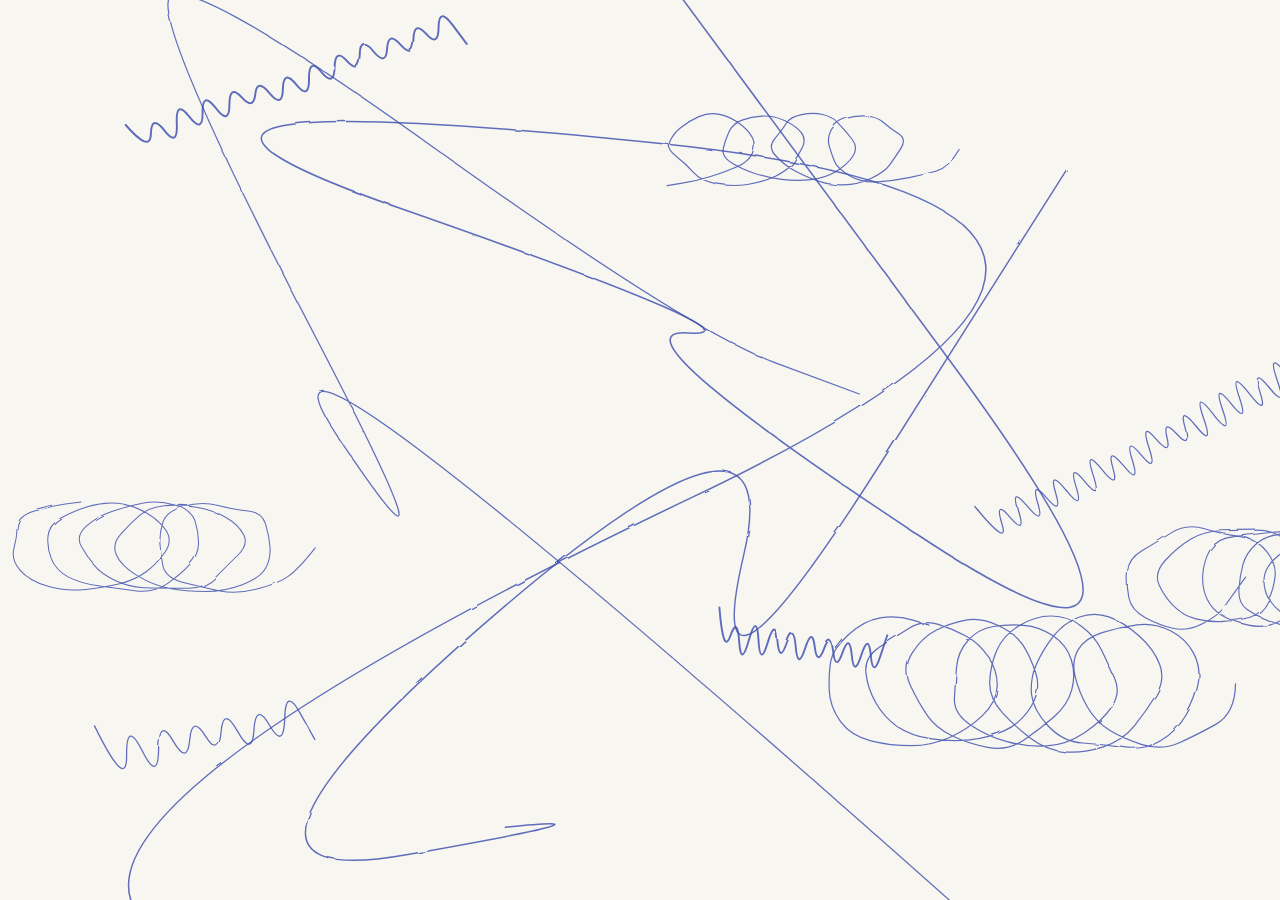
<file: index.html>
<!DOCTYPE html>
<html lang="en">
<head>
  <meta charset="utf-8">
  <meta name="viewport" content="width=device-width, initial-scale=1">
  <title>Elliot Nou</title>
  <meta name="description" content="Elliot Nou studies CS and Finance at the University of Waterloo and builds backend systems and AI agents.">
  <meta name="color-scheme" content="light">
  <meta name="theme-color" content="#f8f6f0">
  <link rel="preconnect" href="https://fonts.googleapis.com">
  <link rel="preconnect" href="https://fonts.gstatic.com" crossorigin>
  <link href="https://fonts.googleapis.com/css2?family=Inter:wght@400..600&family=Patrick+Hand&display=swap" rel="stylesheet">
  <link rel="stylesheet" href="style.css?v=2">
  <!-- Hide the page until main.js decides how to open it. Fails open after 4s. -->
  <script>try{var d=document.documentElement.dataset;if(!matchMedia('(prefers-reduced-motion: reduce)').matches){d.phase='pre';setTimeout(function(){if(d.phase==='pre')d.phase='done'},4000)}}catch(e){}</script>
</head>
<body>
  <a class="skip" href="#main">Skip to content</a>

  <!-- Make drawn lines wobble like a flipbook. main.js steps the seed. -->
  <svg width="0" height="0" style="position:absolute" aria-hidden="true">
    <filter id="boil" x="-5%" y="-5%" width="110%" height="110%">
      <feTurbulence type="fractalNoise" baseFrequency="0.035" numOctaves="2" seed="1" result="noise"/>
      <feDisplacementMap in="SourceGraphic" in2="noise" scale="2.4"/>
    </filter>
  </svg>

  <!-- The mess. Filled with scribbles by main.js on first load. -->
  <svg class="chaos" aria-hidden="true"></svg>

  <div class="page">
    <header class="top top-links">
      <nav class="links-top" aria-label="Links">
        <a href="projects.html">projects</a>
        <a href="https://github.com/elliotnou" target="_blank" rel="noopener">github</a>
        <a href="https://linkedin.com/in/elliot-nou" target="_blank" rel="noopener">linkedin</a>
        <a href="mailto:enou@uwaterloo.ca">email</a>
      </nav>
    </header>

    <main id="main" class="content">
      <!-- The text sits along the bottom; your artwork goes in .slot, directly to its right. -->
      <section class="hero reveal">
        <div class="hero-text">
          <h1 class="name"><img src="art/name-doodle.png" alt="Elliot Nou" width="1200" height="270"></h1>
          <p class="lede">
            <span class="major">CS and Finance</span> at
            <a class="chip" href="https://uwaterloo.ca" target="_blank" rel="noopener"><img src="logos/uwaterloo-seal.png" alt="" width="18" height="18"><span class="ul" translate="no">UWaterloo</span></a>
          </p>
          <!-- Bio: one line each. The squiggle follows whatever is inside the span. -->
          <div class="bio">
            <p>I like <span data-rough="squiggle">backend and applied AI</span>.</p>
            <p>I view the world through what-ifs.</p>
            <p>When I&rsquo;m not doing that, I&rsquo;m drawing strangers in caf&eacute;s.</p>
          </div>
        </div>

        <!-- Space for a drawing, directly right of the intro. Your portrait is saved at art/self-portrait.png:
             <img src="art/self-portrait.png" alt="A pencil sketch of Elliot, redrawn in blue" width="900" height="985"> -->
        <div class="slot" aria-hidden="true"></div>
      </section>

      <section class="block reveal" aria-labelledby="work">
        <h2 id="work"><span data-rough="underline">Work</span></h2>
        <!-- The pen line down the left loops once per job. It refits itself when you add a row. -->
        <ul class="rows" data-rough="timeline">
          <li><p class="what">Incoming Software Engineer, <a class="org ul logo-link" href="https://jetsonhome.com/ca/" target="_blank" rel="noopener"><img class="wordmark" src="logos/jetson.png" alt="Jetson" width="617" height="152"></a></p></li>
          <li><p class="what">Software Engineer Intern, <a class="org ul" href="https://kubantransit.com" target="_blank" rel="noopener" translate="no">Kuban Transit Solutions</a></p></li>
          <li><p class="what">AI Research Intern, <a class="org ul" href="https://storycity.app/" target="_blank" rel="noopener" translate="no">Story City</a></p></li>
        </ul>
      </section>

      <section class="block reveal" aria-labelledby="made">
        <h2 id="made"><span data-rough="underline">Made</span></h2>
        <div>
          <ul class="list">
            <li><a class="pname" href="https://github.com/elliotnou/wear_abouts" target="_blank" rel="noopener"><span class="ul">WearAbouts</span> <span class="arrow" aria-hidden="true">&nearr;</span></a></li>
            <li><a class="pname" href="https://github.com/elliotnou/portfolio-optimizer" target="_blank" rel="noopener"><span class="ul">Portfolio Optimizer</span> <span class="arrow" aria-hidden="true">&nearr;</span></a></li>
            <li><a class="pname" href="https://github.com/elliotnou/cbsent" target="_blank" rel="noopener"><span class="ul">cbsent</span> <span class="arrow" aria-hidden="true">&nearr;</span></a></li>
          </ul>
          <a class="more" href="projects.html"><span data-rough="box">all projects &rarr;</span></a>
        </div>
      </section>
    </main>
  </div>

  <script src="main.js?v=2"></script>
</body>
</html>
</file>
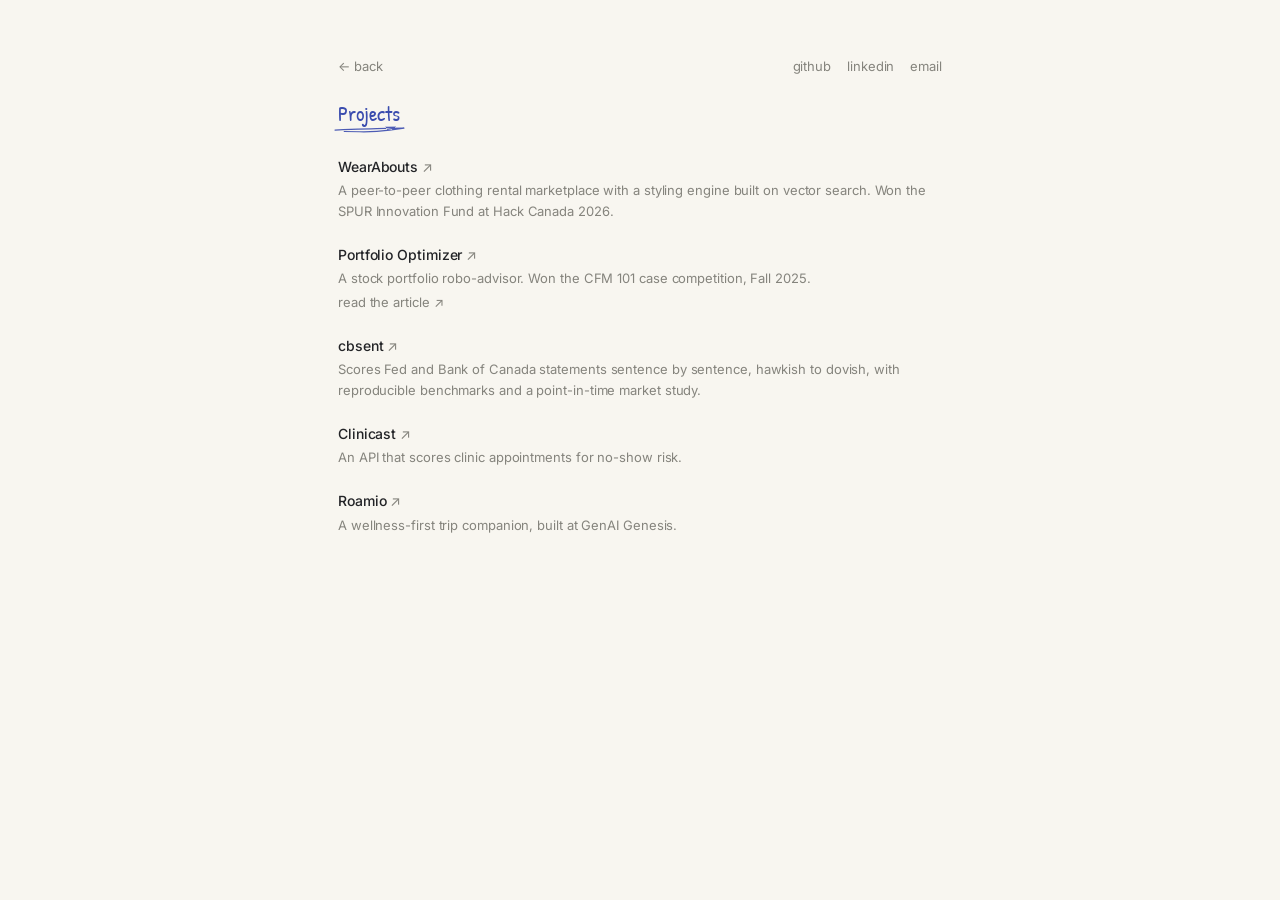
<file: projects.html>
<!DOCTYPE html>
<html lang="en">
<head>
  <meta charset="utf-8">
  <meta name="viewport" content="width=device-width, initial-scale=1">
  <title>Projects · Elliot Nou</title>
  <meta name="description" content="Things Elliot Nou has built: agents, APIs, and finance tools.">
  <meta name="color-scheme" content="light">
  <meta name="theme-color" content="#f8f6f0">
  <link rel="preconnect" href="https://fonts.googleapis.com">
  <link rel="preconnect" href="https://fonts.gstatic.com" crossorigin>
  <link href="https://fonts.googleapis.com/css2?family=Inter:wght@400..600&family=Patrick+Hand&display=swap" rel="stylesheet">
  <link rel="stylesheet" href="style.css?v=2">
  <!-- Hide the page until main.js has placed the pen marks. Fails open after 4s. -->
  <script>try{var d=document.documentElement.dataset;if(!matchMedia('(prefers-reduced-motion: reduce)').matches){d.phase='pre';setTimeout(function(){if(d.phase==='pre')d.phase='done'},4000)}}catch(e){}</script>
</head>
<body>
  <a class="skip" href="#main">Skip to content</a>

  <svg width="0" height="0" style="position:absolute" aria-hidden="true">
    <filter id="boil" x="-5%" y="-5%" width="110%" height="110%">
      <feTurbulence type="fractalNoise" baseFrequency="0.035" numOctaves="2" seed="1" result="noise"/>
      <feDisplacementMap in="SourceGraphic" in2="noise" scale="2.4"/>
    </filter>
  </svg>

  <div class="page">
    <header class="top">
      <nav class="links-top" aria-label="Back"><a href="./">&larr; back</a></nav>
      <nav class="links-top" aria-label="Links">
        <a href="https://github.com/elliotnou" target="_blank" rel="noopener">github</a>
        <a href="https://linkedin.com/in/elliot-nou" target="_blank" rel="noopener">linkedin</a>
        <a href="mailto:enou@uwaterloo.ca">email</a>
      </nav>
    </header>

    <main id="main" class="content">
      <section class="intro intro-plain reveal">
        <h1 class="page-title"><span data-rough="underline">Projects</span></h1>
      </section>

      <!-- To add one, copy an <li> and edit it. The name links to the repo. -->
      <ul class="list list-full">
        <li class="reveal">
          <p class="what"><a class="pname" href="https://github.com/elliotnou/wear_abouts" target="_blank" rel="noopener"><span class="ul">WearAbouts</span> <span class="arrow" aria-hidden="true">&nearr;</span></a></p>
          <p class="dim">A peer-to-peer clothing rental marketplace with a styling engine built on vector search. Won the SPUR Innovation Fund at Hack Canada 2026.</p>
        </li>
        <li class="reveal">
          <p class="what"><a class="pname" href="https://github.com/elliotnou/portfolio-optimizer" target="_blank" rel="noopener"><span class="ul">Portfolio Optimizer</span> <span class="arrow" aria-hidden="true">&nearr;</span></a></p>
          <p class="dim">A stock portfolio robo-advisor. Won the CFM 101 case competition, Fall 2025.</p>
          <p class="extra"><a href="https://uwaterloo.ca/computing-financial-management/news/cfm-101-case-competition-winners-fall-2025" target="_blank" rel="noopener"><span class="ul">read the article</span> <span class="arrow" aria-hidden="true">&nearr;</span></a></p>
        </li>
        <li class="reveal">
          <p class="what"><a class="pname" href="https://github.com/elliotnou/cbsent" target="_blank" rel="noopener"><span class="ul">cbsent</span> <span class="arrow" aria-hidden="true">&nearr;</span></a></p>
          <p class="dim">Scores Fed and Bank of Canada statements sentence by sentence, hawkish to dovish, with reproducible benchmarks and a point-in-time market study.</p>
        </li>
        <li class="reveal">
          <p class="what"><a class="pname" href="https://github.com/elliotnou/clinicast" target="_blank" rel="noopener"><span class="ul">Clinicast</span> <span class="arrow" aria-hidden="true">&nearr;</span></a></p>
          <p class="dim">An API that scores clinic appointments for no-show risk.</p>
        </li>
        <li class="reveal">
          <p class="what"><a class="pname" href="https://github.com/elliotnou/roamio" target="_blank" rel="noopener"><span class="ul">Roamio</span> <span class="arrow" aria-hidden="true">&nearr;</span></a></p>
          <p class="dim">A wellness-first trip companion, built at GenAI Genesis.</p>
        </li>
      </ul>
    </main>
  </div>

  <script src="main.js?v=2"></script>
</body>
</html>
</file>
<file: style.css>
/* Plain paper and small quiet type, with a few strokes of blue ballpoint:
   an underline here, a squiggle there, a looping line down the jobs.
   Light only, whatever the system theme is. */
:root {
  color-scheme: light;
  --paper: #f8f6f0;
  --ink: #232427;      /* names, titles */
  --text: #55554f;     /* body copy */
  --dim: #85847d;      /* descriptions, icons */
  --pen: #3a4cae;      /* ballpoint blue */

  --sans: "Inter", ui-sans-serif, system-ui, -apple-system, "Segoe UI", sans-serif;
  --hand: "Patrick Hand", "Bradley Hand", cursive;
}

*, *::before, *::after { box-sizing: border-box; }
* { margin: 0; padding: 0; }

html { background: var(--paper); overflow-x: hidden; }
body {
  min-height: 100vh;
  font-family: var(--sans);
  font-size: 14px;
  line-height: 1.6;
  letter-spacing: -0.006em;
  color: var(--text);
  -webkit-font-smoothing: antialiased;
  text-rendering: optimizeLegibility;
}
::selection { background: var(--pen); color: var(--paper); }
a { color: inherit; text-decoration: none; }
a:focus-visible, button:focus-visible { outline: 2px solid var(--pen); outline-offset: 4px; border-radius: 3px; }
ul { list-style: none; }

.skip { position: absolute; left: -999px; top: 0; background: var(--pen); color: var(--paper); padding: 8px 14px; z-index: 100; }
.skip:focus { left: 16px; top: 16px; }

.page { position: relative; max-width: 660px; margin: 0 auto; padding: 0 28px 64px; }

/* ---------- Drawn lines ---------- */
.chaos {
  position: fixed;
  inset: 0;
  width: 100%;
  height: 100%;
  z-index: 20;
  pointer-events: none;
  color: var(--pen);
  filter: url(#boil);
}
.chaos path, .rough path {
  fill: none;
  stroke: currentColor;
  stroke-linecap: round;
  stroke-linejoin: round;
  stroke-dasharray: 1;
}
.chaos path { stroke-dashoffset: 1; opacity: 0.8; }

/* Hand-drawn marks, fitted to their host by main.js. */
[data-rough] { position: relative; display: inline-block; }
.rough {
  position: absolute;
  left: -14px;
  top: -14px;
  overflow: visible;
  pointer-events: none;
  color: var(--pen);
  filter: url(#boil);
}
.rough path { stroke-width: 1.15; stroke-dashoffset: 0; opacity: 0.9; }

/* ---------- Top: links (and the name, on the projects page) ---------- */
.top {
  display: flex;
  justify-content: space-between;
  align-items: center;
  gap: 20px;
  padding-top: 56px;
}
.top-links { justify-content: flex-end; }
h1 { font-size: inherit; font-weight: inherit; }
.name {
  border: 0;
  background: none;
  font: inherit;
  color: var(--ink);
}
/* Your hand-lettered name, lifted off the page and inked in pen blue. */
.name img { display: block; width: 236px; height: auto; margin-left: -3px; }
.name-small img { width: 150px; }

.links-top { display: flex; gap: 16px; font-size: 13px; color: var(--dim); }
.links-top a:hover { color: var(--ink); }

/* ---------- Hero: text along the bottom, artwork directly to its right ---------- */
.hero {
  display: flex;
  align-items: flex-end;
  gap: 24px;
  padding: 24px 0 52px;
}
.hero-text { flex: 1 1 auto; min-width: 0; }
.hero h1 { margin-bottom: 14px; }
.intro-plain { display: block; padding: 22px 0 30px; }
.lede { color: var(--text); }
.major { font-weight: 500; color: var(--ink); }
.bio { margin-top: 12px; text-wrap: pretty; }
.bio p + p { margin-top: 2px; }
.bio [data-rough] { color: var(--ink); white-space: nowrap; }
.dim { color: var(--dim); font-size: 13px; }

/* The drawing, directly right of the intro. */
.slot { flex: none; width: 170px; height: 186px; margin-bottom: -6px; }
.slot img { display: block; width: 100%; height: 100%; object-fit: contain; }

.page-title { font-family: var(--hand); font-size: 21px; font-weight: 400; line-height: 1.2; letter-spacing: 0; color: var(--pen); }

/* Logo + name. */
/* Inline, so the name sits on the same baseline as the words around it. */
.chip { white-space: nowrap; font-weight: 500; color: var(--ink); margin-left: 3px; }
.chip img { display: inline-block; width: 17px; height: 17px; margin-right: 5px; vertical-align: -3.5px; object-fit: contain; }

/* ONE underline for every link and button: nothing at rest, and on hover a
   thin ink line slides in from the left. Applies to .ul spans (inside links),
   and the top links. (The name and "all projects" are pen doodles instead.) */
.ul, .links-top a {
  background-image: linear-gradient(var(--ink), var(--ink));
  background-size: 0% 1px;
  background-position: left bottom;
  background-repeat: no-repeat;
  padding-bottom: 2px;
  transition: background-size 0.22s cubic-bezier(0.4, 0, 0.2, 1), color 0.15s;
}
a:hover > .ul, a.ul:hover, .links-top a:hover { background-size: 100% 1px; }

/* ---------- Blocks: label on the left, facts on the right ---------- */
.block {
  display: grid;
  grid-template-columns: 72px minmax(0, 1fr);
  gap: 6px 20px;
  padding-bottom: 36px;
}
h2 {
  font-family: var(--hand);
  font-size: 18px;
  font-weight: 400;
  line-height: 1.3;
  letter-spacing: 0;
  color: var(--pen);
}

/* Jobs, newest first. The pen line with a loop per job is drawn by main.js
   in the gutter on the left. */
.rows, .rows[data-rough] { display: grid; gap: 14px; padding-left: 22px; }
.what { color: var(--text); }
.org { font-weight: 500; color: var(--ink); white-space: nowrap; }
/* A company wordmark sitting in a line of text, roughly cap height. */
.wordmark { display: inline-block; height: 14px; width: auto; margin-left: 2px; vertical-align: -2px; }

/* Projects */
.list { display: grid; gap: 12px; }
.list-full { gap: 22px; }
.pname { font-weight: 500; color: var(--ink); }
.arrow { display: inline-block; font-weight: 400; color: var(--dim); transition: transform 0.2s, color 0.15s; }
.pname:hover .arrow { color: var(--ink); transform: translate(2px, -2px); }
.list-full .dim { margin-top: 2px; }
/* A second, smaller link under a project (e.g. an article). Same underline as every link. */
.extra { margin-top: 3px; font-size: 13px; color: var(--dim); }
.extra a { transition: color 0.15s; }
.extra a:hover { color: var(--ink); }
.extra a:hover .arrow { transform: translate(2px, -2px); }

/* "all projects": a small boxed doodle in faded pen. */
.more { display: inline-block; margin-top: 18px; margin-left: 4px; font-family: var(--hand); font-size: 16px; line-height: 1.3; color: var(--pen); }
.more > span { padding: 1px 9px; transition: transform 0.2s cubic-bezier(0.2, 0.8, 0.2, 1); }
.more .rough path { stroke-width: 1.1; }
.more .rough path.hatch { stroke-width: 0.8; opacity: 0.35; }
.more:hover > span { transform: translate(-1px, -1px); }
.more:hover .rough path.hatch { opacity: 0.7; }

/* ---------- Opening: mess first, then order ---------- */
.content, .top { transition: opacity 0.3s; }
[data-phase="pre"] .top, [data-phase="pre"] .content { opacity: 0; transition: none; }
[data-phase="chaos"] .content, [data-phase="chaos"] .top { opacity: 0; }

[data-phase="settle"] .reveal, [data-phase="done"] .reveal {
  animation: rise 0.7s cubic-bezier(0.2, 0.8, 0.2, 1) both;
  animation-delay: calc(var(--n, 0) * 80ms + 150ms);
}
@keyframes rise { from { opacity: 0; transform: translateY(10px); } }

/* ---------- Small screens ---------- */
/* One line each, wherever there is room for it. */
@media (min-width: 561px) { .bio p { white-space: nowrap; } }

@media (max-width: 560px) {
  .page { padding-inline: 22px; }
  .top { padding-top: 36px; }
  /* On phones the drawing sits above the name instead of beside it. */
  .hero { flex-direction: column-reverse; align-items: flex-start; gap: 6px; padding: 8px 0 40px; }
  .slot { width: 150px; height: 164px; margin: 0 0 0 -8px; }
  .slot:empty { display: none; }
  .name img { width: 210px; }
  .block { grid-template-columns: 1fr; padding-bottom: 30px; }
}

@media (prefers-reduced-motion: reduce) {
  *, *::before, *::after { animation: none !important; transition: none !important; }
  .chaos, .rough { filter: none; }
}
</file>
